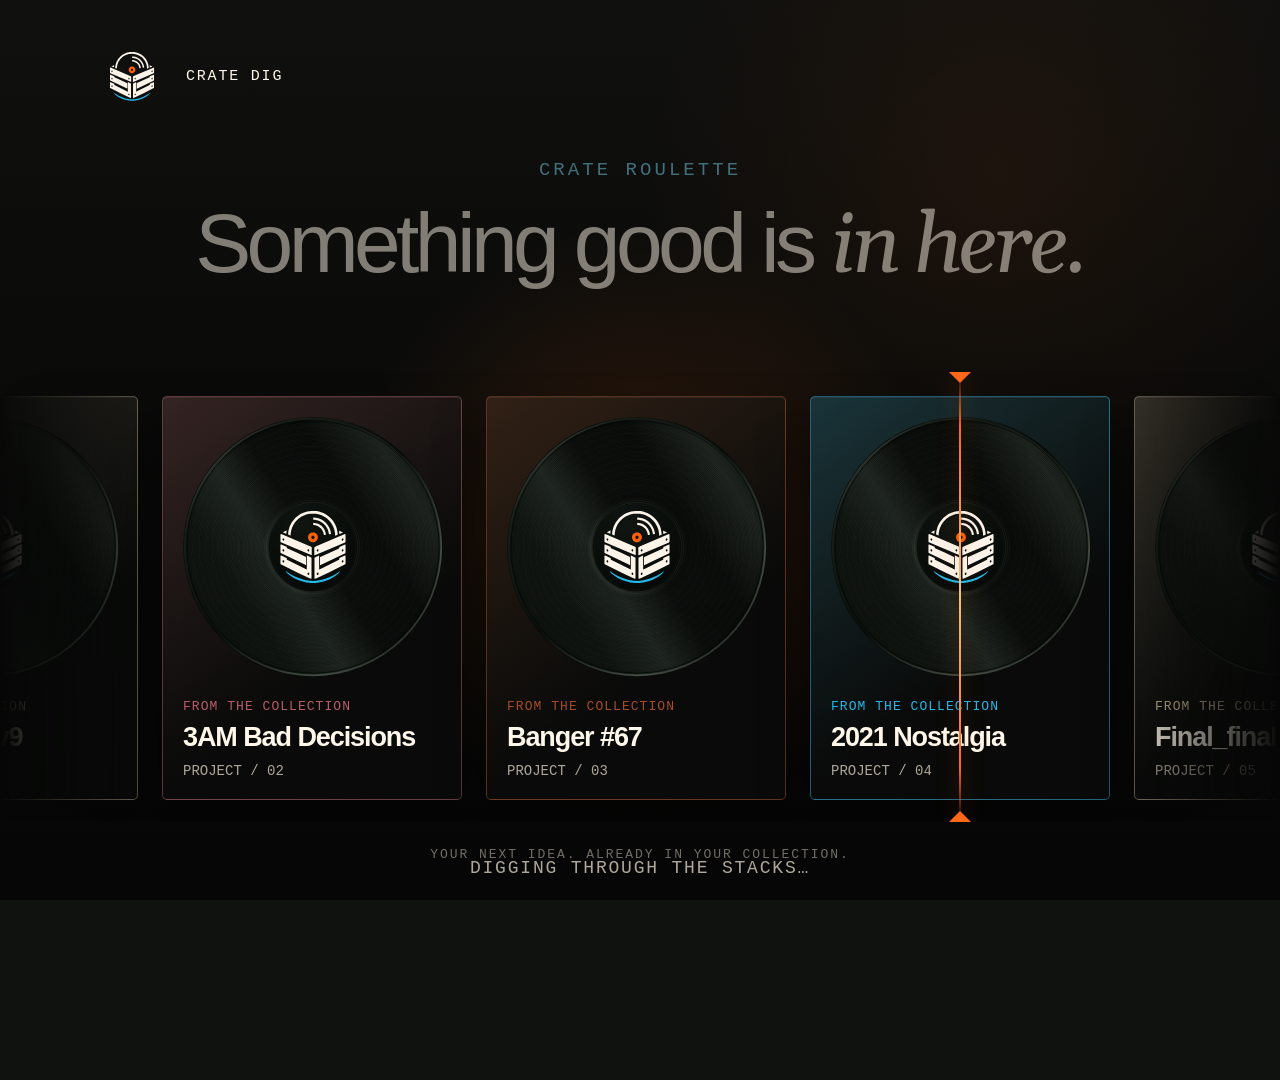
<file: brag-output/work/video.html>
<!doctype html>
<html lang="en">
<head>
<meta charset="utf-8">
<title>Crate Dig 1.0.9 — brag</title>
<link rel="stylesheet" href="fonts/fonts.css">
<style>
:root{--bg:#101210;--panel:#181b18;--raised:#232823;--ink:#f2f4ed;--muted:#a5ada0;--line:#343c32;--accent:#d5f45a;--on-accent:#172010;
  --orange:#ff6818;--cream:#fff7e9;--sky:#78d7f2;--gold:#e1ad45;
  font:16px Arial,Helvetica,sans-serif;color:var(--ink);background:var(--bg)}
*{box-sizing:border-box}
html,body{margin:0;width:1920px;height:1080px;overflow:hidden;background:var(--bg)}
img{display:block;max-width:none}
h1,h2,h3,p{margin:0}
h2{font-weight:500;letter-spacing:-.055em;line-height:1.06}
em{font-family:Georgia,'Gelasio',serif;font-style:italic;font-weight:400;letter-spacing:-.045em}
.eyebrow{font:600 19px/1.5 'Courier New',monospace;letter-spacing:.09em;color:var(--muted)}
#stage{position:absolute;inset:0;overflow:hidden;background:
  radial-gradient(ellipse 60% 70% at 72% 45%,#1e231e,transparent 70%),
  radial-gradient(ellipse 50% 60% at 18% 50%,#161a16,transparent 70%),var(--bg)}
.abs{position:absolute}

/* ---------- Scene 1: the site's intro reel ---------- */
#s1{position:absolute;inset:0;z-index:30;color:#f2ece0;background:radial-gradient(circle at 50% 58%,#ff681829,transparent 36%),radial-gradient(circle at 78% 20%,#ff681811,transparent 29%),linear-gradient(180deg,#10100e 0%,#070807 64%,#050605 100%)}
.intro-top{position:absolute;top:40px;left:96px;display:flex;align-items:center;gap:18px;font:15px 'Courier New',monospace;letter-spacing:.12em;color:#fff7e9}
.intro-top img{width:72px;height:72px}
.intro-heading{position:absolute;top:150px;left:0;right:0;text-align:center}
.intro-heading p{color:var(--sky);font:19px 'Courier New',monospace;letter-spacing:.16em;margin-bottom:18px}
.intro-heading h2{font-size:84px;color:#fff7e9}
.intro-lane{position:absolute;left:0;right:0;top:372px;height:450px;overflow:hidden;-webkit-mask-image:linear-gradient(90deg,transparent,#000 13%,#000 87%,transparent)}
.intro-needle{position:absolute;left:959px;top:0;bottom:0;z-index:3;width:2px;background:linear-gradient(180deg,transparent,#ff6818 12%,#f0c17d 50%,#ff6818 88%,transparent);box-shadow:0 0 22px #ff68187a}
.intro-needle:before,.intro-needle:after{content:'';position:absolute;left:-10px;border:11px solid transparent}
.intro-needle:before{top:0;border-top-color:#ff6818}.intro-needle:after{bottom:0;border-bottom-color:#ff6818}
.intro-reel{position:absolute;top:24px;left:0;display:flex;gap:24px;width:max-content;will-change:transform}
.intro-card{width:300px;flex:none;position:relative;border:1px solid;border-radius:5px;padding:20px;overflow:hidden;color:#fff7e9;
  background:linear-gradient(145deg,color-mix(in srgb,var(--sleeve) 18%,#171713),#090a09 64%);border-color:color-mix(in srgb,var(--sleeve) 40%,#ffffff14);box-shadow:0 22px 46px #0008,0 1px 0 #ffffff12 inset}
.intro-card img{width:260px;height:260px;margin-bottom:22px}
.intro-card small{display:block;font:13px 'Courier New',monospace;letter-spacing:.08em;color:var(--sleeve)}
.intro-card strong{display:block;font-size:27px;letter-spacing:-.04em;margin:8px 0;white-space:nowrap}
.intro-card span{font:14px 'Courier New',monospace;color:#afa79a}
.intro-card.selected{--sleeve:#e1ad45!important;outline:3px solid #ffd268bd;outline-offset:7px;border-color:#ffd268bd;box-shadow:0 24px 58px #0009,0 0 60px #e1ad4540}
.intro-status{position:absolute;top:858px;left:0;right:0;text-align:center;font:18px 'Courier New',monospace;letter-spacing:.1em;color:#afa79a}
.intro-status .st{position:absolute;left:0;right:0;top:0}
.intro-status strong{display:block;color:var(--gold);font-size:30px;margin-bottom:10px;letter-spacing:.12em}
.intro-bottom{position:absolute;bottom:38px;left:0;right:0;text-align:center;font:13px 'Courier New',monospace;letter-spacing:.15em;color:#726e67}

/* ---------- Persistent header ---------- */
#header{position:absolute;top:44px;left:120px;right:120px;display:flex;align-items:center;justify-content:space-between;z-index:10}
.brand{display:flex;align-items:center;gap:14px;font-size:33px;font-weight:800;letter-spacing:-1.6px}
.brand img{width:58px;height:58px}
.release{font:600 16px 'Courier New',monospace;letter-spacing:.12em;color:var(--muted);display:flex;align-items:center;gap:14px}
.release b{color:var(--on-accent);background:var(--accent);padding:6px 10px;border-radius:4px;letter-spacing:.06em}

/* ---------- Text column ---------- */
.col{position:absolute;left:120px;width:680px;top:0;bottom:0;display:flex;flex-direction:column;justify-content:center;z-index:5}
.col>*{will-change:transform,opacity}
.col .eyebrow{margin-bottom:26px}
.col h2{font-size:92px}
.col p.sub{font-size:29px;line-height:1.48;color:var(--muted);margin-top:30px;max-width:620px}
.col p.sub b{color:var(--ink);font-weight:700}
.slot{display:inline-block;width:80px;height:80px;vertical-align:-8px;margin-right:18px}
.daws{display:flex;align-items:center;gap:22px;margin-top:44px}
.daws img{width:44px;height:44px;object-fit:contain;opacity:.88}
.tag{align-self:flex-start;background:var(--accent);color:#18200e;font:700 21px/1.4 'Courier New',monospace;letter-spacing:.06em;padding:12px 18px;margin-bottom:34px;transform-origin:0 50%}
#flyrec{position:absolute;z-index:40;width:80px;height:80px;left:0;top:0;transform-origin:50% 50%;filter:drop-shadow(0 14px 20px #0007)}

/* ---------- App window (site chrome) ---------- */
#win{position:absolute;z-index:6;background:#080c08;border:1px solid #485140;border-radius:12px;overflow:hidden;box-shadow:0 50px 110px -40px #000d,0 0 0 1px #0006;transform-origin:50% 50%}
.window-bar{height:36px;display:flex;align-items:center;justify-content:space-between;padding:0 18px;background:#272d24;color:#bbc5b4;font:12px 'Courier New',monospace;letter-spacing:.09em}
.window-dots{color:#77866c;letter-spacing:4px}
#content{position:relative;overflow:hidden;background:#090c08}
#lib{position:absolute;left:0;top:0;width:940px;height:705px}
#lib>img{width:940px;height:705px}
#tint{position:absolute;background:#ff6818;mix-blend-mode:color}
#playhead{position:absolute;width:2px;background:#fff7e9;box-shadow:0 0 10px #ff6818,0 0 2px #fff}
#pausebtn{position:absolute;border-radius:50%;background:#171717;border:1px solid #5a5a5a;display:grid;place-items:center}
#pausebtn i{display:inline-block;width:4px;height:11px;background:#f3efe8;margin:0 2px;border-radius:1px}
#libdim{position:absolute;inset:0;background:#050605}

/* ---------- Rebuilt 1.0.9 Library Sources panel (app style) ---------- */
#callout{position:absolute;left:44px;top:92px;width:566px;font-family:Inter,Arial,sans-serif;color:#f3efe8;background:linear-gradient(180deg,#171717,#111);border:1px solid #3a3a3a;border-radius:12px;padding:24px 26px 24px;box-shadow:0 40px 90px #000e,0 0 0 1px #0008,0 0 70px #ff681814;transform-origin:0 0}
.co-head{display:flex;justify-content:space-between;align-items:baseline;margin-bottom:14px}
.co-head b{font-size:13px;font-weight:800;letter-spacing:.14em;color:#5ec2ec}
.co-head span{font-size:13px;font-weight:600;letter-spacing:.08em;color:#8d8a84}
.rows{display:flex;flex-direction:column}
.row{position:relative;overflow:hidden;height:78px;flex:none}
.row-in{position:absolute;left:0;right:0;top:0;height:78px;display:flex;align-items:center;gap:16px;padding:0 12px 0 14px;border-top:1px solid #262626}
.row:first-child .row-in{border-top-color:#2c2c2c}
.row-in.sel{background:linear-gradient(90deg,#3a1d0c,#1a120c 70%);box-shadow:inset 3px 0 0 #ff6818}
.fold{width:34px;height:28px;flex:none}
.nm{flex:1;min-width:0}
.nm strong{display:block;font-size:20px;font-weight:700;letter-spacing:-.01em}
.nm small{display:block;font-size:13px;color:#9a958c;margin-top:4px;white-space:nowrap}
.chip{position:relative;height:28px;min-width:152px;flex:none}
.chip>span{position:absolute;right:0;top:0;height:28px;display:flex;align-items:center;gap:7px;padding:0 11px;border-radius:14px;font-size:11.5px;font-weight:800;letter-spacing:.09em;white-space:nowrap}
.c-saved{color:#78d7f2;border:1px solid #23b9ea66;background:#0d2029}
.c-ok{color:#a7a39b;border:1px solid #3a3a3a;background:#1a1a1a}
.c-chg{color:#1a0d05;background:#ff6a13}
.chk{width:22px;height:22px;flex:none;border-radius:5px;border:1.5px solid #555;display:grid;place-items:center;font-size:15px;font-weight:900;color:#1a0d05}
.chk.on{background:#ff6a13;border-color:#ff6a13}
.btns{display:flex;gap:12px;margin-top:18px}
.btn{display:flex;align-items:center;justify-content:center;gap:10px;height:50px;border-radius:7px;font-size:17px;font-weight:700;letter-spacing:-.01em}
.btn.ghost{flex:0 0 150px;border:1px solid #3d3d3d;background:#1b1b1b;color:#e9e4dc}
.btn.fill{flex:1;background:#ff6a13;color:#1a0d05}
.btn.wide{margin-top:12px;border:1px solid #3d3d3d;background:#1c1c1c;color:#f3efe8}
.btn.wide .spin{display:inline-block;color:#ff6a13;font-size:22px;line-height:1}
#scanrow{overflow:hidden;height:0}
#scanbtn{margin-top:12px;background:#ff6a13;color:#1a0d05}

/* ---------- Roulette frames ---------- */
#roul{position:absolute;inset:0;background:radial-gradient(ellipse at center,#ff681817,transparent 65%),#080908}
#roul img{position:absolute;left:0;top:0;width:100%;height:100%;object-fit:cover;visibility:hidden}

/* ---------- Cursor ---------- */
#cursor{position:absolute;left:0;top:0;z-index:60;width:34px;height:44px;transform-origin:4px 3px;filter:drop-shadow(0 4px 8px #000a)}
.ring{position:absolute;z-index:59;width:60px;height:60px;margin:-30px 0 0 -30px;border-radius:50%;border:3px solid #fff7e9;left:0;top:0}

/* ---------- Scene 6: checkout ---------- */
#s6{position:absolute;inset:0;z-index:20;text-align:center;overflow:hidden;background:radial-gradient(ellipse 60% 50% at 50% 42%,#232823,transparent 70%),var(--panel)}
#s6 .eyebrow{position:absolute;top:238px;left:0;right:0;font-size:21px}
#s6 h2{position:absolute;top:292px;left:0;right:0;font-size:168px}
#s6 .lock{position:absolute;top:524px;left:0;right:0;display:flex;align-items:center;justify-content:center;gap:18px;font-size:48px;font-weight:800;letter-spacing:-2px}
#s6 .lock img{width:76px;height:76px}
#s6 .lock span{font-weight:400;color:var(--muted);letter-spacing:-1px}
#s6 .meta{position:absolute;top:622px;left:0;right:0;font-size:28px;color:var(--muted)}
#s6 .meta i{font-style:normal;color:#5b6456;margin:0 16px}
#s6 .cta{position:absolute;top:700px;left:50%;display:inline-flex;align-items:center;gap:26px;background:var(--accent);color:var(--on-accent);padding:24px 36px;border-radius:8px;font-size:30px;white-space:nowrap}
#outrorec{position:absolute;width:760px;height:760px;left:580px;top:1080px;filter:drop-shadow(0 -10px 40px #0008)}
</style>
</head>
<body>
<svg width="0" height="0" style="position:absolute">
  <filter id="hblur" x="-30%" y="0" width="160%" height="100%"><feGaussianBlur id="hblurS" stdDeviation="0 0"/></filter>
  <filter id="hblur2" x="-10%" y="0" width="120%" height="100%"><feGaussianBlur id="hblurS2" stdDeviation="0 0"/></filter>
</svg>
<div id="stage">

  <!-- Header (scenes 2–5) -->
  <header id="header">
    <div class="brand"><img src="site/assets/crate-dig-logo-mark.svg" alt=""><span>Crate Dig</span></div>
    <div class="release"><b>1.0.9</b><span>OUT NOW · WINDOWS &amp; MAC</span></div>
  </header>

  <!-- Scene 2 text -->
  <div class="col" id="c2">
    <p class="eyebrow">FOR THE IDEAS YOU ALMOST FORGOT.</p>
    <h2>Your projects.<br><span class="slot" id="slot"></span><em>Organized.</em></h2>
    <p class="sub">Browse projects, preview samples, build your own crates.</p>
    <div class="daws" id="daws">
      <img src="site/assets/daws/ableton-live.png" alt=""><img src="site/assets/daws/fl-studio.png" alt=""><img src="site/assets/daws/cubase.png" alt=""><img src="site/assets/daws/reaper.png" alt=""><img src="site/assets/daws/pro-tools.png" alt=""><img src="site/assets/daws/bitwig-studio.png" alt=""><img src="site/assets/daws/reason.png" alt=""><img src="site/assets/daws/logic-pro.png" alt=""><img src="site/assets/daws/studio-one.png" alt="">
    </div>
  </div>

  <!-- Scenes 3–4 text -->
  <div class="col" id="c34">
    <div class="tag" id="tag">NEW IN 1.0.9</div>
    <div style="position:relative">
      <h2 id="h3">Every music folder.<br><em>Remembered.</em></h2>
      <div id="h4wrap" style="position:absolute;left:0;top:0;right:0">
        <h2 id="h4">No rescan<br><em>at every launch.</em></h2>
        <p class="sub" id="p4">Saved indexes open as-is. <b>Check for crate updates</b> when you choose.</p>
      </div>
    </div>
  </div>

  <!-- Scene 5 text -->
  <div class="col" id="c5">
    <p class="eyebrow" id="e5">CRATE ROULETTE — LET CHANCE START SOMETHING</p>
    <h2 id="h5">Less overthinking.<br><em>More “oh, this one.”</em></h2>
  </div>

  <!-- App window -->
  <div id="win">
    <div class="window-bar"><span class="window-dots">● ● ●</span><span id="wlabel">YOUR LIBRARY</span><span>CRATE DIG</span></div>
    <div id="content">
      <div id="lib">
        <img src="site/assets/library.png" alt="">
        <div id="tint"></div>
        <div id="playhead"></div>
        <div id="pausebtn"><span><i></i><i></i></span></div>
        <div id="libdim"></div>
      </div>
      <div id="roul"></div>
      <div id="callout">
        <div class="co-head"><b>LIBRARY SOURCES</b><span id="count">1 FOLDER</span></div>
        <div class="rows">
          <div class="row" id="r0"><div class="row-in"><svg class="fold" viewBox="0 0 34 28"><path d="M2 5.5a2.5 2.5 0 0 1 2.5-2.5h8l3 3.5h14a2.5 2.5 0 0 1 2.5 2.5v14.5a2.5 2.5 0 0 1-2.5 2.5h-25A2.5 2.5 0 0 1 2 23.5z" fill="none" stroke="#ff6a13" stroke-width="2.4" stroke-linejoin="round"/></svg><div class="nm"><strong>Music</strong><small>C:\Users\Crate Dig User\Music</small></div><div class="chip" id="k0"></div></div></div>
          <div class="row" id="r1"><div class="row-in"><svg class="fold" viewBox="0 0 34 28"><path d="M2 5.5a2.5 2.5 0 0 1 2.5-2.5h8l3 3.5h14a2.5 2.5 0 0 1 2.5 2.5v14.5a2.5 2.5 0 0 1-2.5 2.5h-25A2.5 2.5 0 0 1 2 23.5z" fill="none" stroke="#ff6a13" stroke-width="2.4" stroke-linejoin="round"/></svg><div class="nm"><strong>Sample Packs</strong><small>D:\Sample Packs</small></div><div class="chip" id="k1"></div></div></div>
          <div class="row" id="r2"><div class="row-in"><svg class="fold" viewBox="0 0 34 28"><path d="M2 5.5a2.5 2.5 0 0 1 2.5-2.5h8l3 3.5h14a2.5 2.5 0 0 1 2.5 2.5v14.5a2.5 2.5 0 0 1-2.5 2.5h-25A2.5 2.5 0 0 1 2 23.5z" fill="none" stroke="#ff6a13" stroke-width="2.4" stroke-linejoin="round"/></svg><div class="nm"><strong>Old Sessions</strong><small>E:\Old Sessions</small></div><div class="chip" id="k2"></div></div></div>
        </div>
        <div class="btns"><div class="btn ghost" id="browse">Browse</div><div class="btn fill" id="addbtn">+ Add folder</div></div>
        <div class="btn wide" id="checkbtn"><span class="spin" id="spin">↻</span>Check for crate updates</div>
        <div id="scanrow"><div class="btn" id="scanbtn">Scan selected</div></div>
      </div>
    </div>
  </div>

  <img id="flyrec" src="site/assets/vinyl.svg" alt="">

  <!-- Scene 6 -->
  <section id="s6">
    <p class="eyebrow" id="e6">THERE’S SOMETHING GOOD IN THERE.</p>
    <h2 id="h6">Go on. <em>Dig it up.</em></h2>
    <div class="lock" id="lock6"><img src="site/assets/crate-dig-logo-mark.svg" alt="">Crate Dig <span>1.0.9</span></div>
    <p class="meta" id="meta6">Windows &amp; Mac<i>·</i>$14.99 once<i>·</i>No subscriptions</p>
    <div class="cta" id="cta6">cratedig.app <span>↗</span></div>
    <img id="outrorec" src="site/assets/vinyl.svg" alt="">
  </section>

  <!-- Scene 1 -->
  <section id="s1">
    <div class="intro-top"><img src="site/assets/crate-dig-logo-mark.svg" alt="">CRATE DIG</div>
    <div class="intro-heading" id="ih"><p>CRATE ROULETTE</p><h2>Something good is <em>in here.</em></h2></div>
    <div class="intro-lane"><div class="intro-needle"></div><div class="intro-reel" id="reel"></div></div>
    <div class="intro-status"><div class="st" id="st0">DIGGING THROUGH THE STACKS…</div><div class="st" id="st1"><strong>YOUR NEXT HIT</strong>YOU HAD IT ALL ALONG.</div></div>
    <p class="intro-bottom">YOUR NEXT IDEA. ALREADY IN YOUR COLLECTION.</p>
  </section>

  <svg id="cursor" viewBox="0 0 34 44"><path d="M4 3 L4 34 L11.5 27 L16.5 39 L22 36.6 L17 25 L27.5 25 Z" fill="#fff" stroke="#0b0b0b" stroke-width="2.2" stroke-linejoin="round"/></svg>
  <div class="ring" id="ring"></div>
</div>

<script>
'use strict';
const $ = s => document.querySelector(s);
const BEAT = 2/3, FPS = 30, DURATION = 64/3;
const S2 = 4, S3 = 8, S4 = 32/3, S5 = 44/3, S6 = 52/3;
const clamp = (x, a = 0, b = 1) => Math.min(b, Math.max(a, x));
const lerp = (a, b, p) => a + (b - a) * p;
const seg = (t, a, b) => clamp((t - a) / (b - a));
function cubicBezier(x1, y1, x2, y2) {
  const cx = 3*x1, bx = 3*(x2-x1)-cx, ax = 1-cx-bx, cy = 3*y1, by = 3*(y2-y1)-cy, ay = 1-cy-by;
  const sx = t => ((ax*t+bx)*t+cx)*t, sy = t => ((ay*t+by)*t+cy)*t;
  return x => {
    if (x <= 0) return 0; if (x >= 1) return 1;
    let lo = 0, hi = 1, t = x;
    for (let i = 0; i < 50; i++) { const v = sx(t); if (Math.abs(v - x) < 1e-7) break; if (v < x) lo = t; else hi = t; t = (lo + hi) / 2; }
    return sy(t);
  };
}
const siteEase = cubicBezier(.22, 1, .36, 1);
const inOut = cubicBezier(.65, 0, .35, 1);
const easeIn = p => p * p * p;
const cubicOut = p => 1 - Math.pow(1 - p, 3);

// Enter/leave helper: in at a (dur), out at b (outDur).
function show(el, t, a, b, o = {}) {
  const dur = o.dur ?? .55, dy = o.dy ?? 28, outDur = o.outDur ?? .22, outDy = o.outDy ?? -16;
  const pin = siteEase(seg(t, a, a + dur));
  const pout = b == null ? 0 : easeIn(seg(t, b, b + outDur));
  const op = pin * (1 - pout);
  el.style.opacity = op;
  el.style.visibility = op <= .001 ? 'hidden' : 'visible';
  el.style.transform = `translateY(${(1 - pin) * dy + pout * outDy}px)` + (o.extra || '');
  return op;
}
const vis = (el, on) => { el.style.visibility = on ? 'visible' : 'hidden'; };

/* ---------- Scene 1 reel ---------- */
const names = ['Banger #67', '2021 Nostalgia', 'Final_final_v9', '3AM Bad Decisions', 'Your Next Hit'];
const colors = ['#aa4b20', '#23b9ea', '#d8c29d', '#b95d69', '#72858c'];
const reel = $('#reel');
const CARDS = 20, WIN = 14, START = 3, PITCH = 324, LAND = 2.0;
for (let i = 0; i < CARDS; i++) {
  const n = i === WIN ? 4 : i < WIN ? (i + 2) % 4 : (i - WIN - 1) % 4;   // winner is the only "Your Next Hit"
  const card = document.createElement('article'); card.className = 'intro-card';
  card.style.setProperty('--sleeve', colors[n]);
  card.innerHTML = `<img src="site/assets/vinyl.svg" alt=""><small>FROM THE COLLECTION</small><strong>${names[n]}</strong><span>PROJECT / ${String(i + 1).padStart(2, '0')}</span>`;
  reel.append(card);
}
const cards = [...reel.children], winner = cards[WIN];
const centerOf = i => 960 - (i * PITCH + 150);
const reelX = t => lerp(centerOf(START), centerOf(WIN), cubicOut(clamp(t / LAND)));

/* ---------- Roulette frames ---------- */
const roul = $('#roul');
const frames = [];
for (let i = 1; i <= 13; i++) frames.push(`site/assets/roulette-frames/reel-${String(i).padStart(2, '0')}.webp`);
for (let i = 1; i <= 40; i++) frames.push(`site/assets/roulette-frames/sample-${String(i).padStart(2, '0')}.webp`);
const frameEls = frames.map(src => { const im = new Image(); im.src = src; roul.append(im); return im; });

/* ---------- Geometry ---------- */
const WX = 860, WW = 940, WH43 = 705, WH169 = 940 * 9 / 16, BAR = 36;
const SC = WW / 1440;                      // library.png → window content
const lib = p => [p[0] * SC, p[1] * SC];   // screenshot px → content px
const win = $('#win'), content = $('#content');
const WAVE = { x0: 812, x1: 1385, y0: 299, y1: 346 }, PLAY = [770, 322];

let M = null; // measured anchors
function measure() {
  M = {};
  render(3.0, true);
  const r = winner.querySelector('img').getBoundingClientRect();
  M.from = { x: r.left + r.width / 2, y: r.top + r.height / 2, w: r.width };
  render(S2 + 2.5, true);
  const s = $('#slot').getBoundingClientRect();
  M.to = { x: s.left + s.width / 2, y: s.top + s.height / 2, w: s.width };
}

/* ---------- Cursor ---------- */
const cursor = $('#cursor'), ring = $('#ring');
const centerRect = el => { const r = el.getBoundingClientRect(); return [r.left + r.width / 2, r.top + r.height / 2]; };
const winTop = () => parseFloat(win.style.top);
const libAbs = p => [WX + p[0] * SC, winTop() + BAR + 1 + p[1] * SC];
const P = {
  off: () => [1780, 1020],
  play: () => libAbs(PLAY),
  rest2: () => libAbs([1010, 560]),
  add: () => { const c = centerRect($('#addbtn')); return [c[0] - 30, c[1] + 4]; },
  rest3: () => { const c = centerRect($('#addbtn')); return [c[0] + 60, c[1] + 70]; },
  check: () => { const c = centerRect($('#checkbtn')); return [c[0] + 60, c[1] + 2]; },
  checkNear: () => { const c = centerRect($('#checkbtn')); return [c[0] + 160, c[1] + 90]; },
  scan: () => { const c = centerRect($('#scanbtn')); return [c[0] + 70, c[1] + 6]; },
};
const moves = [
  [5.10, 5.85, 'off', 'play'],
  [6.45, 7.70, 'play', 'rest2'],
  [8.05, 8.58, 'rest2', 'add'],
  [8.80, 9.24, 'add', 'add'],
  [9.55, 10.30, 'add', 'rest3'],
  [11.35, 11.90, 'checkNear', 'check'],
  [12.95, 13.55, 'check', 'scan'],
];
const clicks = [6.0, 26/3, 28/3, 12.0];
function cursorAt(t) {
  let pos = P.off();
  for (const [a, b, f, g] of moves) {
    if (t < a) { pos = P[f](); break; }
    if (t <= b) { const k = inOut(seg(t, a, b)); const p = P[f](), q = P[g](); pos = [lerp(p[0], q[0], k), lerp(p[1], q[1], k)]; break; }
    pos = P[g]();
  }
  let op = seg(t, 5.1, 5.3) * (1 - seg(t, 10.5, 10.65)) + seg(t, 11.35, 11.5) * (1 - seg(t, 14.5, 14.65));
  return { pos, op: clamp(op) };
}

/* ---------- Render ---------- */
function render(t, measuring = false) {
  // Scene 1
  const s1op = 1 - easeIn(seg(t, S2, S2 + .2)) ;
  $('#s1').style.opacity = s1op; vis($('#s1'), s1op > 0);
  if (s1op > 0) {
    const x = reelX(t);
    reel.style.transform = `translateX(${x}px)`;
    const v = Math.abs(reelX(t) - reelX(t - 1 / FPS));          // px per frame
    const sd = v < .6 ? 0 : Math.min(48, v * .42);
    reel.style.filter = sd ? 'url(#hblur)' : 'none';
    $('#hblurS').setAttribute('stdDeviation', `${sd} 0`);
    const sel = t >= LAND;
    winner.classList.toggle('selected', sel);
    const bump = seg(t, LAND, LAND + .42);
    winner.style.transform = `scale(${1 + Math.sin(bump * Math.PI) * .045})`;
    winner.querySelector('img').style.opacity = t >= S2 ? 0 : 1;
    show($('#ih'), t, -.05, null, { dur: .4, dy: 18 });
    const a = seg(t, LAND - .05, LAND + .1);
    $('#st0').style.opacity = 1 - a;
    const b = siteEase(seg(t, LAND + .02, LAND + .4));
    $('#st1').style.opacity = b; $('#st1').style.transform = `translateY(${(1 - b) * 12}px)`;
  }

  // Header
  show($('#header'), t, S2 + .38, S6 - .25, { dur: .6, dy: -14, outDy: -10 });

  // Scene 2 text
  const c2 = [...$('#c2').children];
  c2.forEach((el, i) => show(el, t, S2 + .18 + i * .09, S3 - .28, { dur: .55 }));
  [...$('#daws').children].forEach((el, i) => {
    const p = siteEase(seg(t, S2 + .62 + i * .045, S2 + 1.07 + i * .045));
    el.style.opacity = .88 * p; el.style.transform = `translateY(${(1 - p) * 14}px)`;
  });

  // Flying record: winner vinyl → headline slot
  const fr = $('#flyrec');
  if (M && M.to && t >= S2 && t < S3) {
    const k = siteEase(seg(t, S2, S2 + .72));
    const x = lerp(M.from.x, M.to.x, k), y = lerp(M.from.y, M.to.y, k) - Math.sin(k * Math.PI) * 70;
    const sc = lerp(M.from.w, M.to.w, k) / 80;
    const rot = 348 * k + Math.max(0, t - (S2 + .72)) * 110;
    const out = easeIn(seg(t, S3 - .28, S3 - .06));
    fr.style.opacity = 1 - out; vis(fr, true);
    fr.style.transform = `translate(${x - 40}px,${y - 40 - out * 16}px) scale(${sc}) rotate(${rot}deg)`;
  } else vis(fr, false);

  // Scenes 3–4 text
  show($('#tag'), t, S3 + .02, S5 - .12, { dur: .5, dy: 20, extra: ` rotate(${-4 + 4 * (1 - siteEase(seg(t, S3 + .02, S3 + .5)))}deg)` });
  show($('#h3'), t, S3 + .1, S4 - .24, { dur: .5 });
  show($('#h4'), t, S4 + .02, S5 - .12, { dur: .48 });
  show($('#p4'), t, S4 + .12, S5 - .12, { dur: .5 });

  // Scene 5 text
  show($('#e5'), t, S5 + .08, S6 - .24, { dur: .5 });
  show($('#h5'), t, S5 + .16, S6 - .24, { dur: .5 });

  // ---------- Window ----------
  const wIn = siteEase(seg(t, S2 + .26, S2 + .98));
  const shape = inOut(seg(t, S5 + .03, S5 + .38));          // 4:3 → 16:9
  const ww = lerp(WW, 1010, shape), wx = lerp(WX, 790, shape);
  const ch = lerp(WH43, 1010 * 9 / 16, shape);
  const top = (1080 - (ch + BAR + 2)) / 2;
  win.style.left = wx + 'px'; win.style.top = top + 'px'; win.style.width = ww + 'px';
  content.style.height = ch + 'px';
  // relaunch in scene 4: close, then reopen
  const close = easeIn(seg(t, S4 + .02, S4 + .24));
  const reopen = siteEase(seg(t, S4 + .3, S4 + .66));
  const shut = t < S4 + .3 ? close : 1 - reopen;
  const wOut = easeIn(seg(t, S6 - .28, S6 - .02));
  const wop = wIn * (1 - shut) * (1 - wOut);
  win.style.opacity = wop; vis(win, wop > 0);
  win.style.transform = `translateY(${(1 - wIn) * 70 - wOut * 20}px) scale(${1 - shut * .06})`;
  $('#wlabel').textContent = t < S5 + .12 ? 'YOUR LIBRARY' : 'CRATE ROULETTE';

  // Library layer + playback
  const libOp = 1 - seg(t, S5, S5 + .16);
  $('#lib').style.opacity = libOp; vis($('#lib'), libOp > 0);
  const playing = t >= 6.0;
  const pp = seg(t, 6.0, 8.2);
  const [wx0, wy0] = lib([WAVE.x0, WAVE.y0]), [wx1, wy1] = lib([WAVE.x1, WAVE.y1]);
  const px = lerp(wx0, wx1, pp);
  Object.assign($('#tint').style, { left: wx0 + 'px', top: wy0 + 'px', width: Math.max(0, px - wx0) + 'px', height: (wy1 - wy0) + 'px', display: playing ? 'block' : 'none' });
  Object.assign($('#playhead').style, { left: px - 1 + 'px', top: wy0 - 4 + 'px', height: (wy1 - wy0 + 8) + 'px', display: playing ? 'block' : 'none' });
  const [bx, by] = lib(PLAY), br = 19.5 * SC * 2;
  Object.assign($('#pausebtn').style, { left: bx - br / 2 + 'px', top: by - br / 2 + 'px', width: br + 'px', height: br + 'px', display: playing ? 'grid' : 'none' });
  const dim = siteEase(seg(t, S3, S3 + .4));
  $('#libdim').style.opacity = dim * .66;

  // Callout (Library Sources)
  const co = $('#callout');
  const pop = siteEase(seg(t, S3 + .02, S3 + .5));
  const coOut = easeIn(seg(t, S5 - .02, S5 + .16));
  const src = lib([18, 185]), sw = (262 - 18) * SC;
  const s0 = sw / 566;
  const csc = lerp(s0, 1, pop);
  const cx = lerp(src[0] - 44, 0, pop), cy = lerp(src[1] - 92, 0, pop);
  const cop = clamp(pop * 3) * (1 - coOut);
  co.style.opacity = cop; vis(co, cop > 0);
  co.style.transform = `translate(${cx}px,${cy - coOut * 14}px) scale(${csc * (1 - coOut * .04)})`;
  // rows appended by the two Add folder clicks
  const addT = [26/3, 28/3];
  [$('#r1'), $('#r2')].forEach((row, i) => {
    const g = siteEase(seg(t, addT[i] + .03, addT[i] + .38));
    row.style.height = 78 * g + 'px';
    const inner = row.firstElementChild;
    inner.style.opacity = clamp(g * 1.4 - .2);
    inner.style.transform = `translateX(${(1 - g) * -18}px)`;
  });
  const n = 1 + (t >= addT[0] + .03) + (t >= addT[1] + .03);
  $('#count').textContent = n + (n === 1 ? ' FOLDER' : ' FOLDERS');
  // button press feedback
  const press = (el, tc) => { const q = seg(t, tc, tc + .16); const d = Math.sin(q * Math.PI); el.style.transform = `scale(${1 - d * .05})`; el.style.filter = `brightness(${1 + d * .25})`; };
  press($('#addbtn'), addT[0]); if (t > addT[0] + .2) press($('#addbtn'), addT[1]);
  press($('#checkbtn'), 12.0);
  $('#spin').style.transform = `rotate(${siteEase(seg(t, 12.0, 12.7)) * 360}deg)`;
  // chips: saved index after relaunch, then compare results
  const chipAt = [S4 + .72, S4 + .86, S4 + 1.0], resAt = [12.22, 12.38, 12.54];
  ['#k0', '#k1', '#k2'].forEach((id, i) => {
    const el = $(id);
    const res = t >= resAt[i];
    const html = !(t >= chipAt[i]) ? '' : !res ? '<span class="c-saved">✓ SAVED INDEX</span>'
      : i === 1 ? '<span class="c-chg">CHANGES FOUND</span>' : '<span class="c-ok">UP TO DATE</span>';
    if (el.dataset.h !== html) { el.innerHTML = html; el.dataset.h = html; }
    const sp = el.firstElementChild;
    if (sp) {
      const k = siteEase(seg(t, res ? resAt[i] : chipAt[i], (res ? resAt[i] : chipAt[i]) + .3));
      sp.style.opacity = k; sp.style.transform = `scale(${.7 + .3 * k})`; sp.style.transformOrigin = '100% 50%';
    }
  });
  // selected row + checkbox on the folder with changes
  const selK = t >= resAt[1] + .12;
  const r1in = $('#r1').firstElementChild;
  r1in.classList.toggle('sel', selK);
  let chk = r1in.querySelector('.chk');
  if (selK && !chk) { chk = document.createElement('span'); chk.className = 'chk on'; chk.textContent = '✓'; r1in.insertBefore(chk, r1in.firstChild); }
  if (!selK && chk) chk.remove();
  if (chk) { const k = siteEase(seg(t, resAt[1] + .12, resAt[1] + .4)); chk.style.transform = `scale(${.4 + .6 * k})`; chk.style.opacity = k; }
  const scanK = siteEase(seg(t, 12.85, 13.2));
  $('#scanrow').style.height = 62 * scanK + 'px';
  $('#scanbtn').style.opacity = scanK;
  const hov = seg(t, 13.45, 13.6);
  $('#scanbtn').style.boxShadow = `0 0 ${24 * hov}px #ff6a1399`;
  $('#scanbtn').style.filter = `brightness(${1 + hov * .08})`;

  // Roulette frames
  const rop = seg(t, S5 + .24, S5 + .38) * (1 - wOut);
  roul.style.opacity = rop; vis(roul, rop > 0);
  let fi = -1;
  if (t >= S5 + .24) {
    const reelA = S5 + .24, reelB = S5 + 4 / 3;
    if (t < reelB) fi = Math.min(12, Math.floor(seg(t, reelA, reelB) * 13));
    else fi = 13 + Math.min(39, Math.floor((t - reelB) * FPS + 1e-6));
    const rv = t < reelB ? Math.max(0, 1 - seg(t, reelA, reelB) * 1.15) : 0;
    $('#hblurS2').setAttribute('stdDeviation', `${(rv * 7).toFixed(2)} 0`);
    roul.style.filter = rv > .02 ? 'url(#hblur2)' : 'none';
  }
  frameEls.forEach((im, i) => { im.style.visibility = i === fi ? 'visible' : 'hidden'; });

  // Scene 6
  const s6k = seg(t, S6 - .06, S6 + .2);
  $('#s6').style.opacity = s6k; vis($('#s6'), s6k > 0);
  if (s6k > 0) {
    show($('#e6'), t, S6 + .02, null, { dur: .55, dy: 20 });
    show($('#h6'), t, S6 + .08, null, { dur: .6, dy: 40 });
    show($('#lock6'), t, S6 + .3, null, { dur: .55, dy: 24 });
    show($('#meta6'), t, S6 + .42, null, { dur: .55, dy: 24 });
    const ck = siteEase(seg(t, S6 + .56, S6 + 1.1));
    const cta = $('#cta6');
    cta.style.opacity = ck;
    cta.style.transform = `translateX(-50%) translateY(${(1 - ck) * 26}px) scale(${1 + Math.sin(seg(t, 19.95, 20.35) * Math.PI) * .035})`;
    const rk = siteEase(seg(t, S6 + .1, S6 + 1.2));
    $('#outrorec').style.transform = `translateY(${-rk * 250}px) rotate(${(t - S6) * 34}deg)`;
  }

  // Cursor
  if (!measuring) {
    const c = cursorAt(t);
    cursor.style.opacity = c.op; vis(cursor, c.op > 0);
    let dip = 1;
    let ringK = -1;
    for (const tc of clicks) { const q = seg(t, tc - .06, tc + .14); if (q > 0 && q < 1) dip = 1 - Math.sin(q * Math.PI) * .12; const r = (t - tc) / .42; if (r >= 0 && r < 1) ringK = r; }
    cursor.style.transform = `translate(${c.pos[0] - 4}px,${c.pos[1] - 3}px) scale(${dip})`;
    if (ringK >= 0 && c.op > 0) {
      vis(ring, true);
      ring.style.opacity = (1 - ringK) * .85 * c.op;
      ring.style.transform = `translate(${c.pos[0]}px,${c.pos[1]}px) scale(${.3 + ringK * .9})`;
    } else vis(ring, false);
  }
}

// Auto-fit headings to the text column (done once, before any frame).
function fitHeadings() {
  document.querySelectorAll('.col h2').forEach(h => {
    let fs = parseFloat(getComputedStyle(h).fontSize);
    h.style.whiteSpace = 'nowrap';
    while (h.scrollWidth > 660 && fs > 50) { fs -= 2; h.style.fontSize = fs + 'px'; }
  });
}

window.__ready = (async () => {
  await document.fonts.load('400 20px Arial'); await document.fonts.load('italic 20px Georgia'); await document.fonts.load('700 20px Inter');
  await document.fonts.ready;
  await Promise.all([...document.images].map(im => im.decode().catch(() => {})));
  fitHeadings();
  measure();
  render(0);
  return true;
})();
window.render = render;
window.DURATION = DURATION;
</script>
</body>
</html>
</file>
<file: brag-output/work/fonts/fonts.css>
@font-face{font-family:'Georgia';font-style:italic;font-weight:400;src:url(gelasio-italic.woff2) format('woff2');font-display:block}
@font-face{font-family:'Gelasio';font-style:italic;font-weight:400;src:url(gelasio-italic.woff2) format('woff2');font-display:block}
@font-face{font-family:'Inter';font-style:normal;font-weight:100 900;src:url(inter.woff2) format('woff2');font-display:block}
</file>
